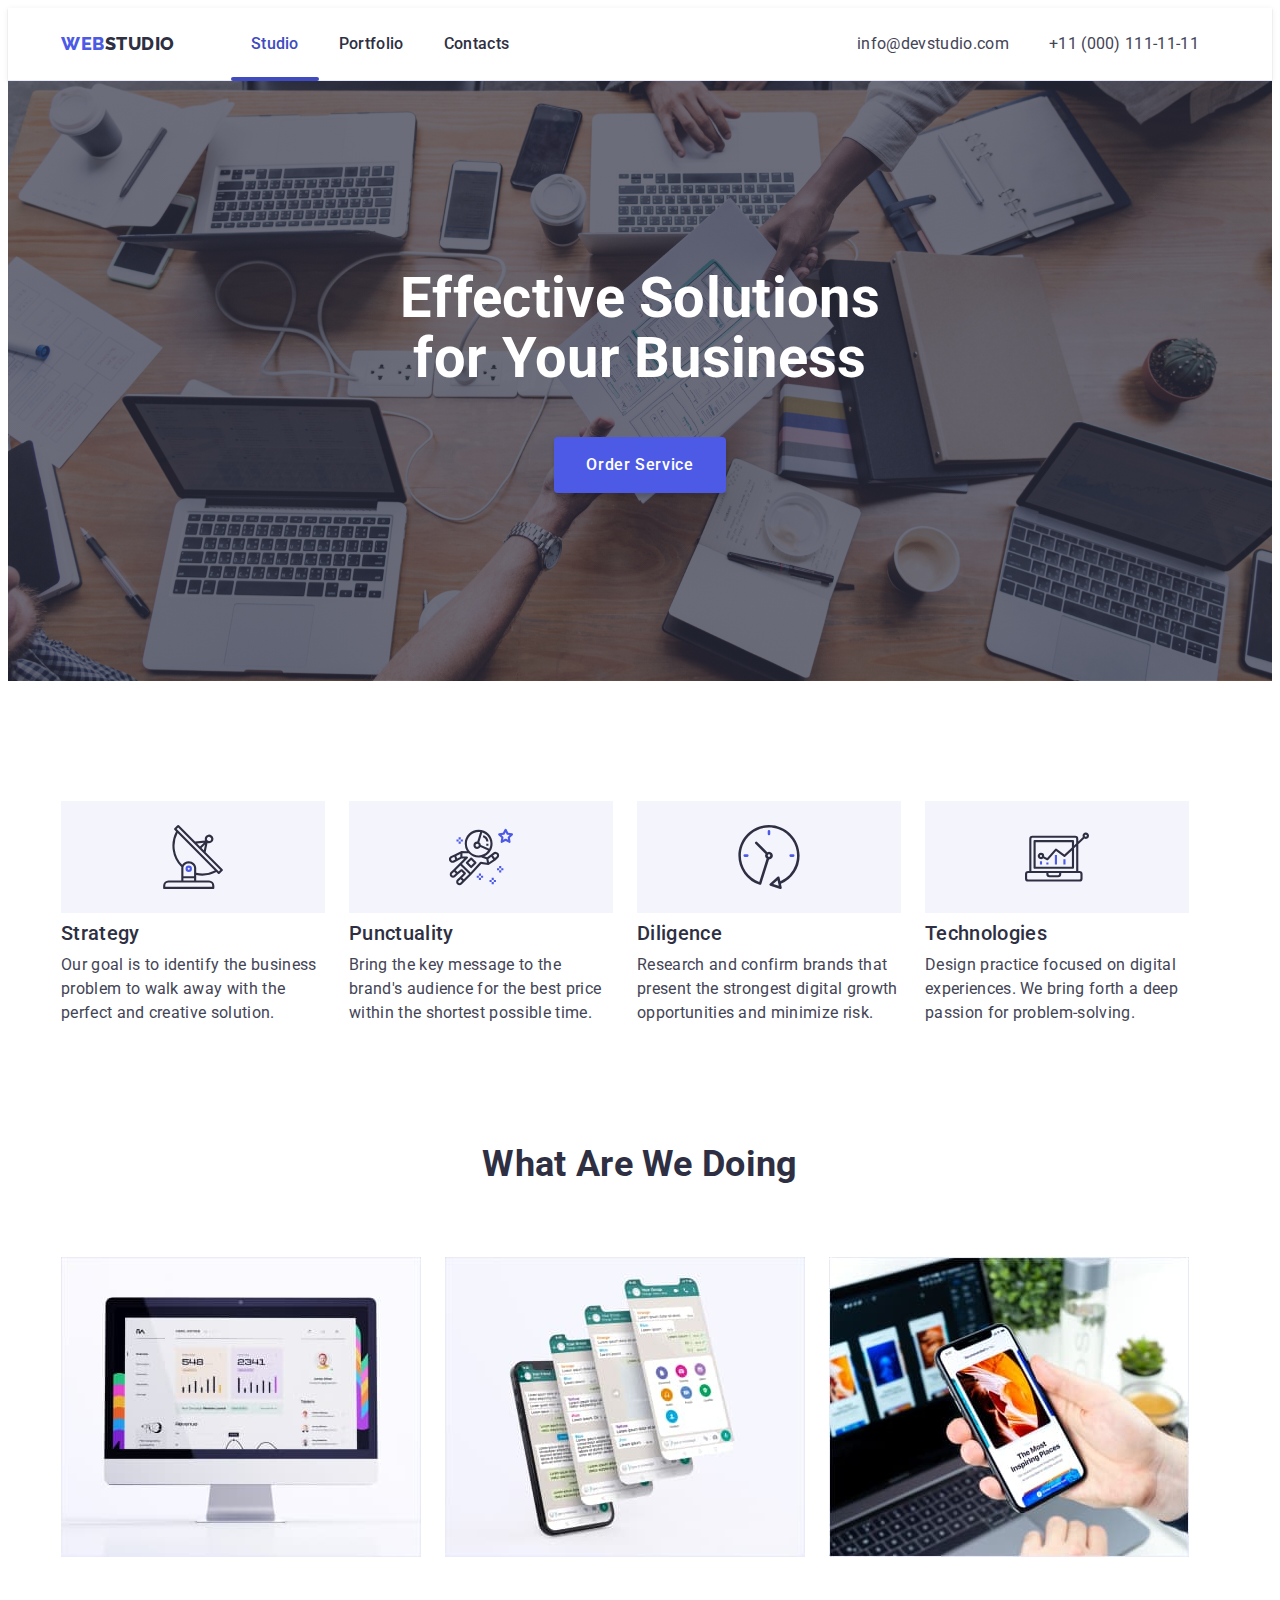
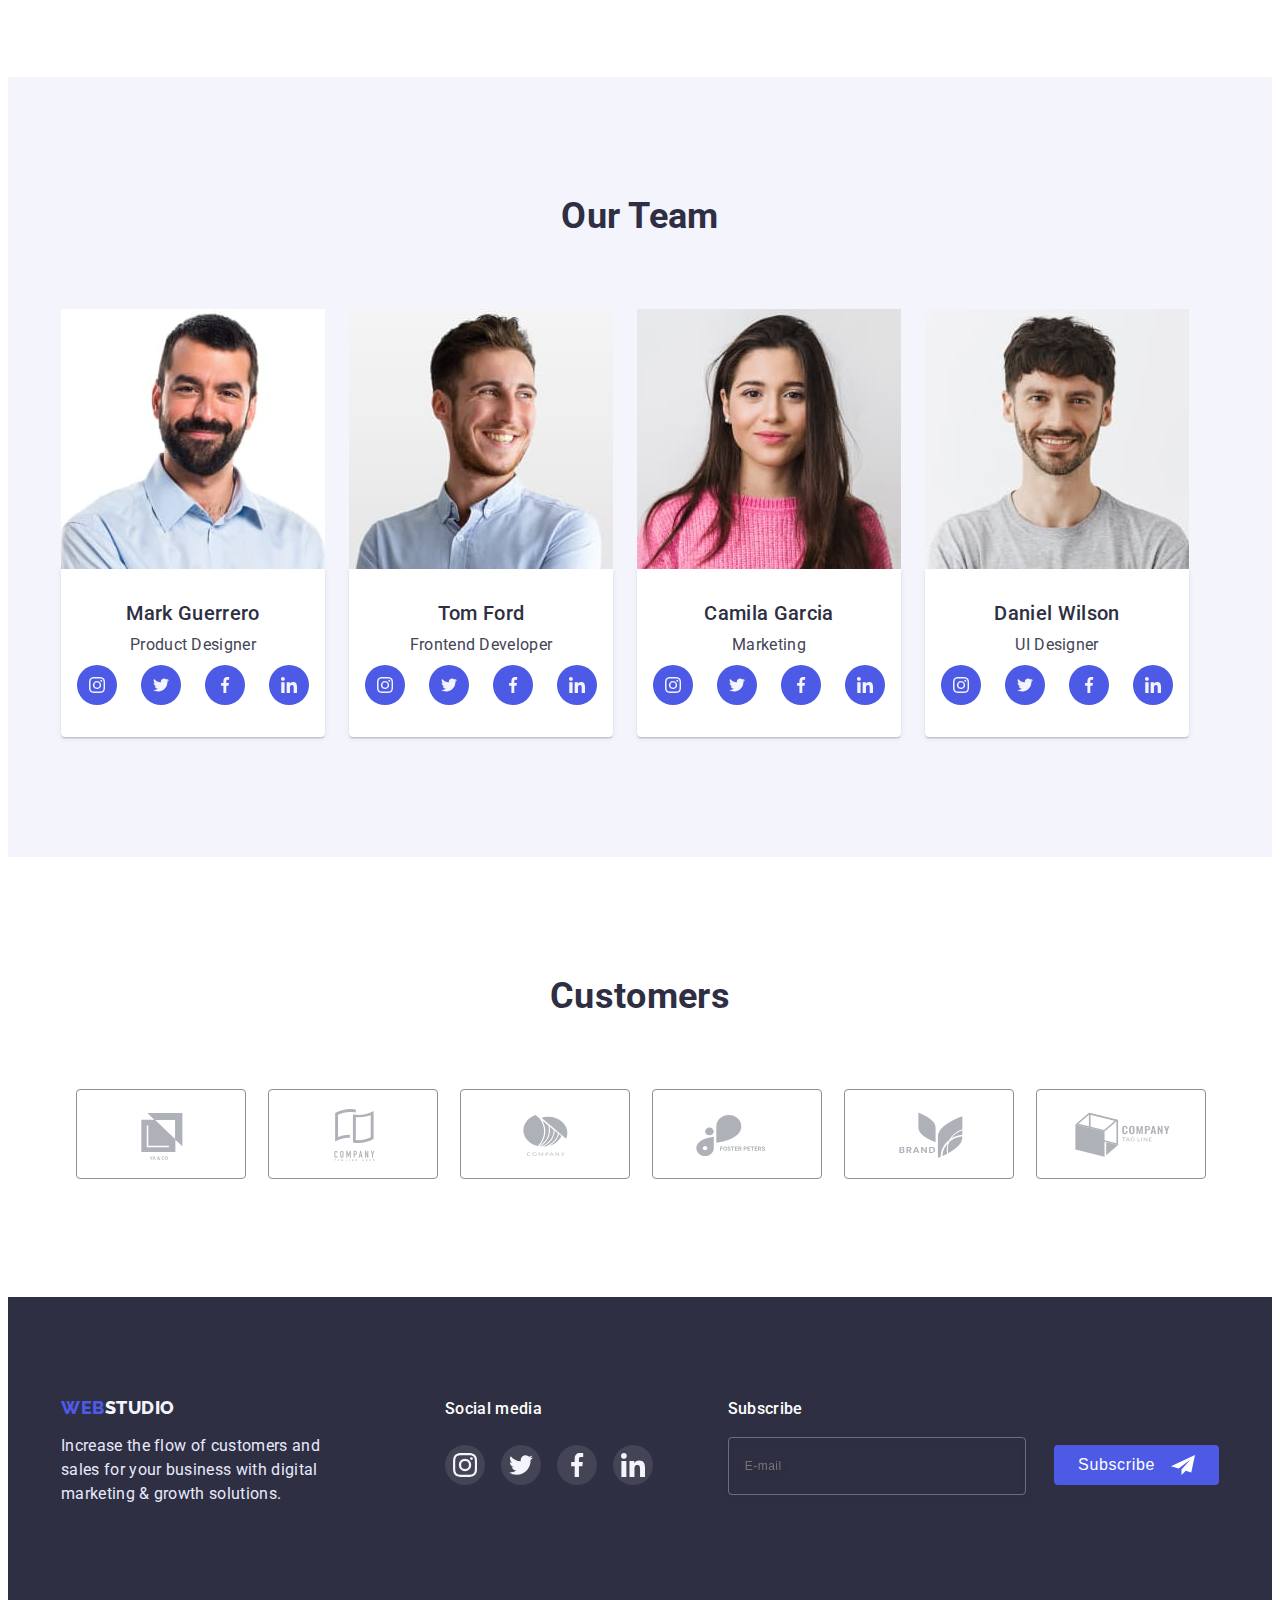
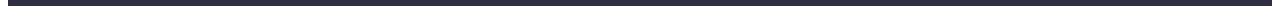
<file: index.html>
<!DOCTYPE html>
<html lang="en">
  <head>
    <meta charset="UTF-8" />
    <meta http-equiv="X-UA-Compatible" content="IE=edge" />
    <meta name="viewport" content="width=device-width, initial-scale=1.0" />
    <title>WebStudio</title>
    <link rel="preconnect" href="https://fonts.googleapis.com" />
    <link rel="preconnect" href="https://fonts.gstatic.com" crossorigin />
    <link href="https://fonts.googleapis.com/css2?family=Raleway:wght@800&family=Roboto:wght@400;500;700;900&display=swap" rel="stylesheet" />
    <link
      rel="stylesheet"
      href="https://cdnjs.cloudflare.com/ajax/libs/modern-normalize/1.1.0/modern-normalize.min.css"
      integrity="sha512-wpPYUAdjBVSE4KJnH1VR1HeZfpl1ub8YT/NKx4PuQ5NmX2tKuGu6U/JRp5y+Y8XG2tV+wKQpNHVUX03MfMFn9Q=="
      crossorigin="anonymous"
      referrerpolicy="no-referrer"
    />
    <link rel="stylesheet" href="./css/styles.css" />
  </head>
  <body>
    <!-- Header -->
    <header class="main-header">
      <div class="container header-container">
        <nav class="main-nav">
          <a class="logo link" href="./index.html"><span class="text-logo">Web</span>Studio</a>
          <ul class="menu list">
            <li><a class="menu-link current" href="">Studio</a></li>
            <li><a class="menu-link" href="./portfolio.html">Portfolio</a></li>
            <li><a class="menu-link" href="">Contacts</a></li>
          </ul>
        </nav>
        <address class="address">
          <ul class="contact-list list">
            <li><a class="contact-item link" href="mailto:info@devstudio.com">info@devstudio.com</a></li>
            <li><a class="contact-item link" href="tel:+110001111111">+11 (000) 111-11-11</a></li>
          </ul>
        </address>
      </div>
    </header>

    <!-- Main content -->
    <main>
      <!-- Hero -->
      <section class="hero">
        <div class="container">
          <h1 class="hero-title">Effective Solutions for Your Business</h1>
          <button class="hero-btn" type="button" data-modal-open>Order Service</button>
        </div>
      </section>

      <!-- Features -->
      <section class="features section">
        <div class="container">
          <h2 class="visually-hidden">Features</h2>
          <ul class="feature-list list">
            <li class="feature-item">
              <div class="features-icon-container">
                <svg class="features-icons" width="64px" height="64px">
                  <use href="./images/sprite.svg#icon-antenna_1"></use>
                </svg>
              </div>

              <h3 class="header-title">Strategy</h3>
              <p class="par-text">Our goal is to identify the business problem to walk away with the perfect and creative solution.</p>
            </li>
            <li class="feature-item">
              <div class="features-icon-container">
                <svg class="features-icons" width="64px" height="64px">
                  <use href="./images/sprite.svg#icon-astronaut_1"></use>
                </svg>
              </div>

              <h3 class="header-title">Punctuality</h3>
              <p class="par-text">Bring the key message to the brand's audience for the best price within the shortest possible time.</p>
            </li>
            <li class="feature-item">
              <div class="features-icon-container">
                <svg class="features-icons" width="64px" height="64px">
                  <use href="./images/sprite.svg#icon-clock_1"></use>
                </svg>
              </div>

              <h3 class="header-title">Diligence</h3>
              <p class="par-text">Research and confirm brands that present the strongest digital growth opportunities and minimize risk.</p>
            </li>
            <li class="feature-item">
              <div class="features-icon-container">
                <svg class="features-icons" width="64px" height="64px">
                  <use href="./images/sprite.svg#icon-diagram_1"></use>
                </svg>
              </div>

              <h3 class="header-title">Technologies</h3>
              <p class="par-text">Design practice focused on digital experiences. We bring forth a deep passion for problem-solving.</p>
            </li>
          </ul>
        </div>
      </section>

      <!-- Examples of work -->
      <section class="works section">
        <div class="container">
          <h2 class="section-title">What are we doing</h2>
          <ul class="work-img-list list">
            <li class="work-item"><img src="./images/work_1.jpg" alt="computer" width="360" height="300" /></li>
            <li class="work-item"><img src="./images/work_2.jpg" alt="mobile software" width="360" height="300" /></li>
            <li class="work-item"><img src="./images/work_3.jpg" alt="smartphone" width="360" height="300" /></li>
          </ul>
        </div>
      </section>

      <!-- Team -->
      <section class="team section">
        <div class="container">
          <h2 class="section-title">Our Team</h2>
          <ul class="team-list list">
            <li class="team-item">
              <img src="./images/employee_1.jpg" alt="employee Mark Guerrero" width="264" height="260" />
              <div class="team-content">
                <h3 class="header-title">Mark Guerrero</h3>
                <p class="par-text">Product Designer</p>
                <ul class="socials-team-list list">
                  <li class="socials-team-item">
                    <a class="socials-team-link" href="">
                      <svg class="socials-team-icon" width="16px" height="16px">
                        <use href="./images/sprite.svg#icon-instagram"></use>
                      </svg>
                    </a>
                  </li>
                  <li class="socials-team-item">
                    <a class="socials-team-link" href="">
                      <svg class="socials-team-icon" width="16px" height="16px">
                        <use href="./images/sprite.svg#icon-twitter"></use>
                      </svg>
                    </a>
                  </li>
                  <li class="socials-team-item">
                    <a class="socials-team-link" href="">
                      <svg class="socials-team-icon" width="16px" height="16px">
                        <use href="./images/sprite.svg#icon-facebook"></use>
                      </svg>
                    </a>
                  </li>
                  <li class="socials-team-item">
                    <a class="socials-team-link" href="">
                      <svg class="socials-team-icon" width="16px" height="16px">
                        <use href="./images/sprite.svg#icon-linkedin"></use>
                      </svg>
                    </a>
                  </li>
                </ul>
              </div>
            </li>
            <li class="team-item">
              <img src="./images/employee_2.jpg" alt="employee Tom Ford" width="264" height="260" />
              <div class="team-content">
                <h3 class="header-title">Tom Ford</h3>
                <p class="par-text">Frontend Developer</p>
                <ul class="socials-team-list list">
                  <li class="socials-team-item">
                    <a class="socials-team-link" href="">
                      <svg class="socials-team-icon" width="16px" height="16px">
                        <use href="./images/sprite.svg#icon-instagram"></use>
                      </svg>
                    </a>
                  </li>
                  <li class="socials-team-item">
                    <a class="socials-team-link" href="">
                      <svg class="socials-team-icon" width="16px" height="16px">
                        <use href="./images/sprite.svg#icon-twitter"></use>
                      </svg>
                    </a>
                  </li>
                  <li class="socials-team-item">
                    <a class="socials-team-link" href="">
                      <svg class="socials-team-icon" width="16px" height="16px">
                        <use href="./images/sprite.svg#icon-facebook"></use>
                      </svg>
                    </a>
                  </li>
                  <li class="socials-team-item">
                    <a class="socials-team-link" href="">
                      <svg class="socials-team-icon" width="16px" height="16px">
                        <use href="./images/sprite.svg#icon-linkedin"></use>
                      </svg>
                    </a>
                  </li>
                </ul>
              </div>
            </li>
            <li class="team-item">
              <img src="./images/employee_3.jpg" alt="employee Camila Garcia" width="264" height="260" />
              <div class="team-content">
                <h3 class="header-title">Camila Garcia</h3>
                <p class="par-text">Marketing</p>
                <ul class="socials-team-list list">
                  <li class="socials-team-item">
                    <a class="socials-team-link" href="">
                      <svg class="socials-team-icon" width="16px" height="16px">
                        <use href="./images/sprite.svg#icon-instagram"></use>
                      </svg>
                    </a>
                  </li>
                  <li class="socials-team-item">
                    <a class="socials-team-link" href="">
                      <svg class="socials-team-icon" width="16px" height="16px">
                        <use href="./images/sprite.svg#icon-twitter"></use>
                      </svg>
                    </a>
                  </li>
                  <li class="socials-team-item">
                    <a class="socials-team-link" href="">
                      <svg class="socials-team-icon" width="16px" height="16px">
                        <use href="./images/sprite.svg#icon-facebook"></use>
                      </svg>
                    </a>
                  </li>
                  <li class="socials-team-item">
                    <a class="socials-team-link" href="">
                      <svg class="socials-team-icon" width="16px" height="16px">
                        <use href="./images/sprite.svg#icon-linkedin"></use>
                      </svg>
                    </a>
                  </li>
                </ul>
              </div>
            </li>
            <li class="team-item">
              <img src="./images/employee_4.jpg" alt="employee Daniel Wilson" width="264" height="260" />
              <div class="team-content">
                <h3 class="header-title">Daniel Wilson</h3>
                <p class="par-text">UI Designer</p>
                <ul class="socials-team-list list">
                  <li class="socials-team-item">
                    <a class="socials-team-link" href="">
                      <svg class="socials-team-icon" width="16px" height="16px">
                        <use href="./images/sprite.svg#icon-instagram"></use>
                      </svg>
                    </a>
                  </li>
                  <li class="socials-team-item">
                    <a class="socials-team-link" href="">
                      <svg class="socials-team-icon" width="16px" height="16px">
                        <use href="./images/sprite.svg#icon-twitter"></use>
                      </svg>
                    </a>
                  </li>
                  <li class="socials-team-item">
                    <a class="socials-team-link" href="">
                      <svg class="socials-team-icon" width="16px" height="16px">
                        <use href="./images/sprite.svg#icon-facebook"></use>
                      </svg>
                    </a>
                  </li>
                  <li class="socials-team-item">
                    <a class="socials-team-link" href="">
                      <svg class="socials-team-icon" width="16px" height="16px">
                        <use href="./images/sprite.svg#icon-linkedin"></use>
                      </svg>
                    </a>
                  </li>
                </ul>
              </div>
            </li>
          </ul>
        </div>
      </section>

      <!-- Customers -->
      <section class="customers section">
        <div class="container">
          <h2 class="section-title">Customers</h2>
          <ul class="client-list list">
            <li class="client-item">
              <a class="client-link" href="">
                <svg class="client-icon" width="104px" height="56px">
                  <use href="./images/sprite.svg#icon-logo_1"></use>
                </svg>
              </a>
            </li>
            <li class="client-item">
              <a class="client-link" href="">
                <svg class="client-icon" width="104px" height="56px">
                  <use href="./images/sprite.svg#icon-logo_2"></use>
                </svg>
              </a>
            </li>
            <li class="client-item">
              <a class="client-link" href="">
                <svg class="client-icon" width="104px" height="56px">
                  <use href="./images/sprite.svg#icon-logo_3"></use>
                </svg>
              </a>
            </li>
            <li class="client-item">
              <a class="client-link" href="">
                <svg class="client-icon" width="104px" height="56px">
                  <use href="./images/sprite.svg#icon-logo_4"></use>
                </svg>
              </a>
            </li>
            <li class="client-item">
              <a class="client-link" href="">
                <svg class="client-icon" width="104px" height="56px">
                  <use href="./images/sprite.svg#icon-logo_5"></use>
                </svg>
              </a>
            </li>
            <li class="client-item">
              <a class="client-link" href="">
                <svg class="client-icon" width="104px" height="56px">
                  <use href="./images/sprite.svg#icon-logo_6"></use>
                </svg>
              </a>
            </li>
          </ul>
        </div>
      </section>
    </main>

    <!-- Footer-->
    <footer class="footer">
      <div class="container footer-container">
        <div class="footer-text-container">
          <a class="logo footer-logo" href="./index.html"><span class="text-logo">Web</span>Studio</a>
          <p class="par-text footer-text">Increase the flow of customers and sales for your business with digital marketing & growth solutions.</p>
        </div>

        <div class="footer-socials-container">
          <h3 class="footer-header">Social media</h3>
          <ul class="socials-team-list socials-footer-list list">
            <li class="socials-team-item">
              <a class="socials-team-link socials-footer-link" href="">
                <svg class="socials-team-icon socials-footer-icon" width="24px" height="24px">
                  <use href="./images/sprite.svg#icon-instagram"></use>
                </svg>
              </a>
            </li>
            <li class="socials-team-item">
              <a class="socials-team-link socials-footer-link" href="">
                <svg class="socials-team-icon socials-footer-icon" width="24px" height="24px">
                  <use href="./images/sprite.svg#icon-twitter"></use>
                </svg>
              </a>
            </li>
            <li class="socials-team-item">
              <a class="socials-team-link socials-footer-link" href="">
                <svg class="socials-team-icon socials-footer-icon" width="24px" height="24px">
                  <use href="./images/sprite.svg#icon-facebook"></use>
                </svg>
              </a>
            </li>
            <li class="socials-team-item">
              <a class="socials-team-link socials-footer-link" href="">
                <svg class="socials-team-icon socials-footer-icon" width="24px" height="24px">
                  <use href="./images/sprite.svg#icon-linkedin"></use>
                </svg>
              </a>
            </li>
          </ul>
        </div>
        <!-- Subscribe form -->
        <div class="form-subscribe">
          <h2 class="footer-header">Subscribe</h2>
          <form class="form-subscribe-email" name="form-subscribe-email" autocomplete="off">
            <input
              class="form-subscribe-input"
              type="email"
              name="email"
              placeholder="E-mail"
              required
              pattern="[a-z0-9._%+-]+@[a-z0-9.-]+.[a-z]{2,4}"
              title="google@gmail.com"
            />
            <button class="form-subscribe-button" type="submit">
              Subscribe
              <svg class="form-subscribe-icon" width="24px" height="24px">
                <use href="./images/sprite.svg#icon-plane"></use>
              </svg>
            </button>
          </form>
        </div>
      </div>
    </footer>

    <!-- Modal -->
    <div class="backdrop is-hidden" data-modal>
      <div class="modal">
        <button type="button" class="modal-close" data-modal-close>
          <svg class="modal-icon" width="8px" height="8px">
            <use href="./images/sprite.svg#icon-close"></use>
          </svg>
        </button>

        <!-- Form -->
        <form class="form" autocomplete="off" name="form">
          <h2 class="form-heading">Leave your contacts and we will call you back</h2>

          <label class="form-label">
            <span class="form-desc-name">Name</span>
            <span class="form-field">
              <input type="text" class="form-input" name="input-name" required pattern="^[a-zA-Zа-яА-Я]+$" title="Andriy Shevchenko" />
              <svg class="form-icon" width="18px" height="18px">
                <use href="./images/sprite.svg#icon-person"></use>
              </svg>
            </span>
          </label>

          <label class="form-label">
            <span class="form-desc-name">Phone</span>
            <span class="form-field">
              <input type="tel" class="form-input" name="input-number" required pattern="\+[0-9]{3}-[0-9]{2}-[0-9]{2}" title="xxx-xxx-xx-xx" />
              <svg class="form-icon" width="18px" height="24px">
                <use href="./images/sprite.svg#icon-phone"></use>
              </svg>
            </span>
          </label>

          <label class="form-label">
            <span class="form-desc-name">Email</span>
            <span class="form-field">
              <input
                type="email"
                class="form-input"
                name="input-email"
                required
                pattern="[a-z0-9._%+-]+@[a-z0-9.-]+.[a-z]{2,4}"
                title="google@gmail.com"
              />
              <svg class="form-icon" width="18px" height="24px">
                <use href="./images/sprite.svg#icon-email"></use>
              </svg>
            </span>
          </label>

          <label class="form-textarea">
            <span class="form-desc-name">Comment</span>
            <textarea name="form-message" id="form-message" class="form-message" placeholder="Text input"></textarea>
          </label>

          <div class="form-checkbox">
            <input class="checkbox-input visually-hidden" id="checkbox-input" type="checkbox" />
            <span class="checkbox-container">
              <svg class="checkbox-icon" width="10" height="8">
                <use href="./images/sprite.svg#icon-checkmark"></use>
              </svg>
            </span>
            <label class="checkbox-label" for="checkbox-input"
              >I accept the terms and conditions of the <a class="checkbox-link" href="">Privacy Policy</a></label
            >
          </div>

          <div class="form-btn-container">
            <button type="submit" class="form-btn">Send</button>
          </div>
        </form>
      </div>
    </div>
    <script src="./js/modal.js"></script>
  </body>
</html>
</file>
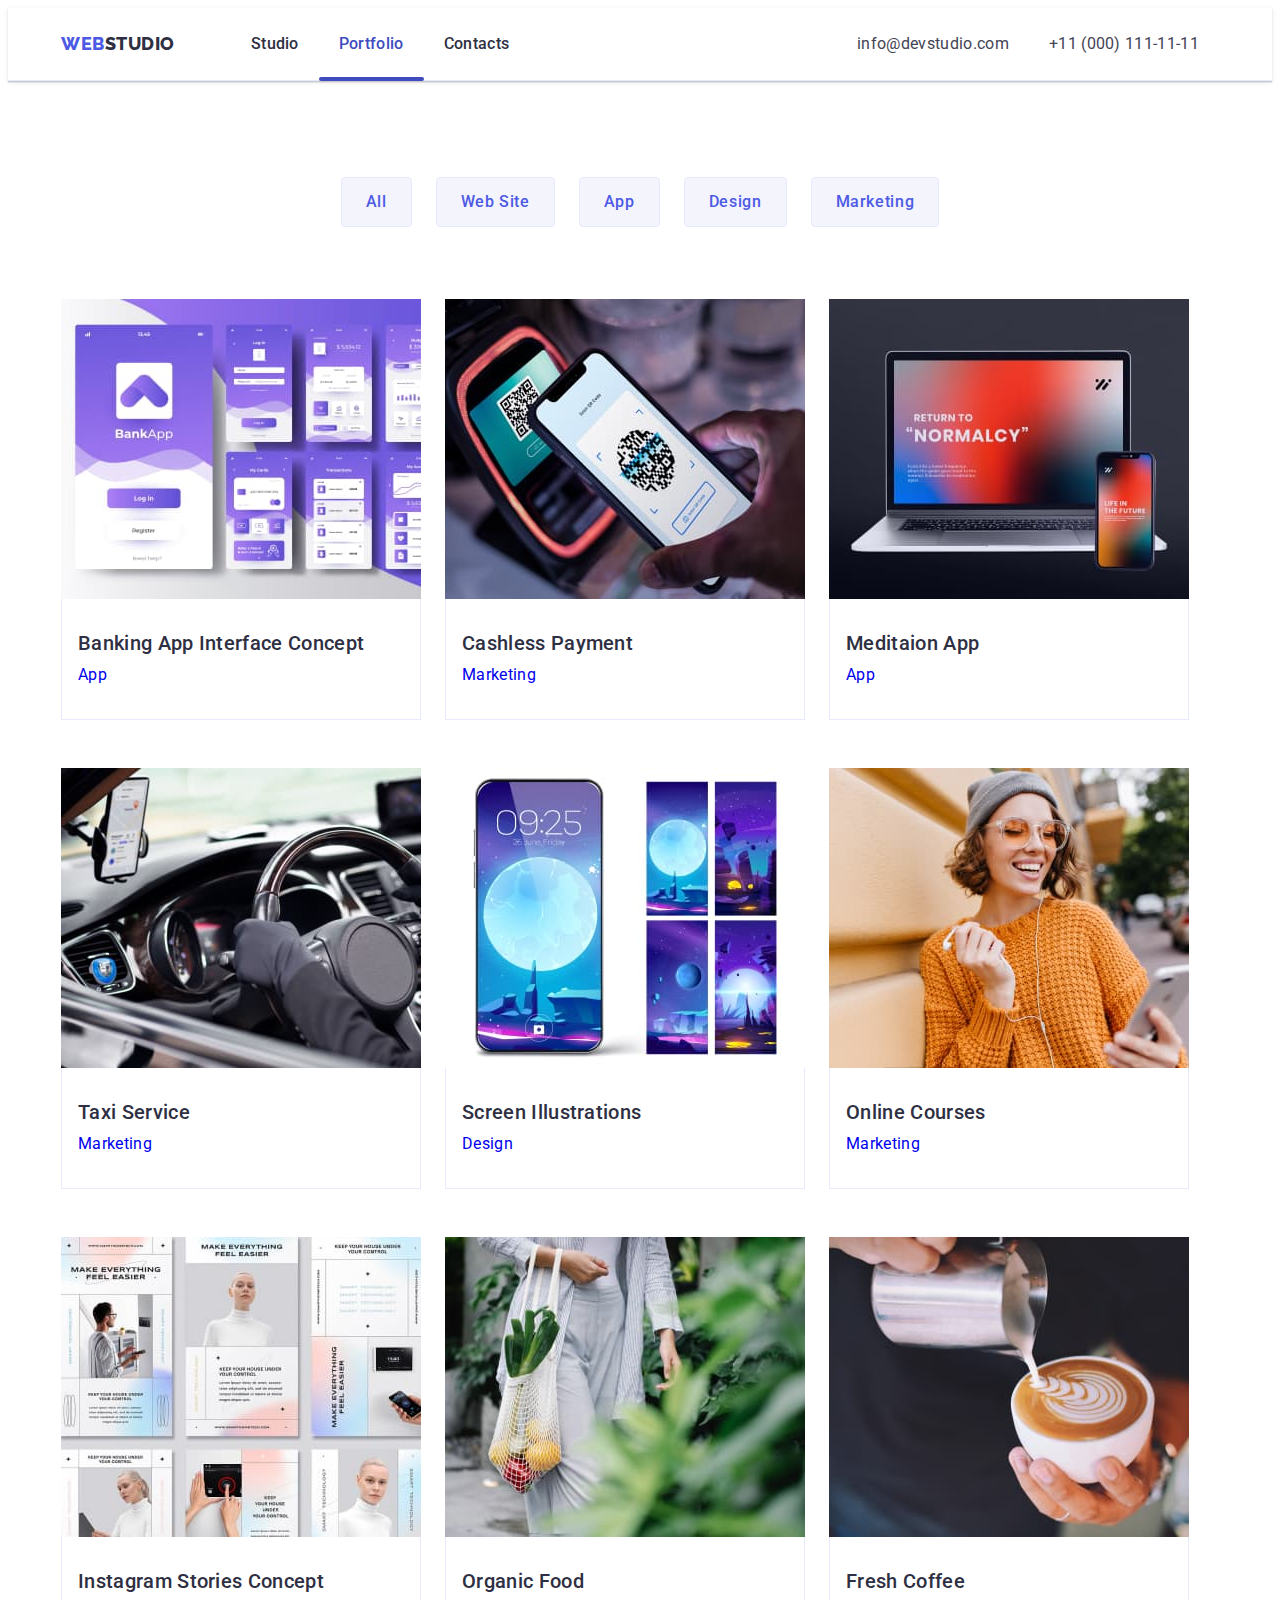
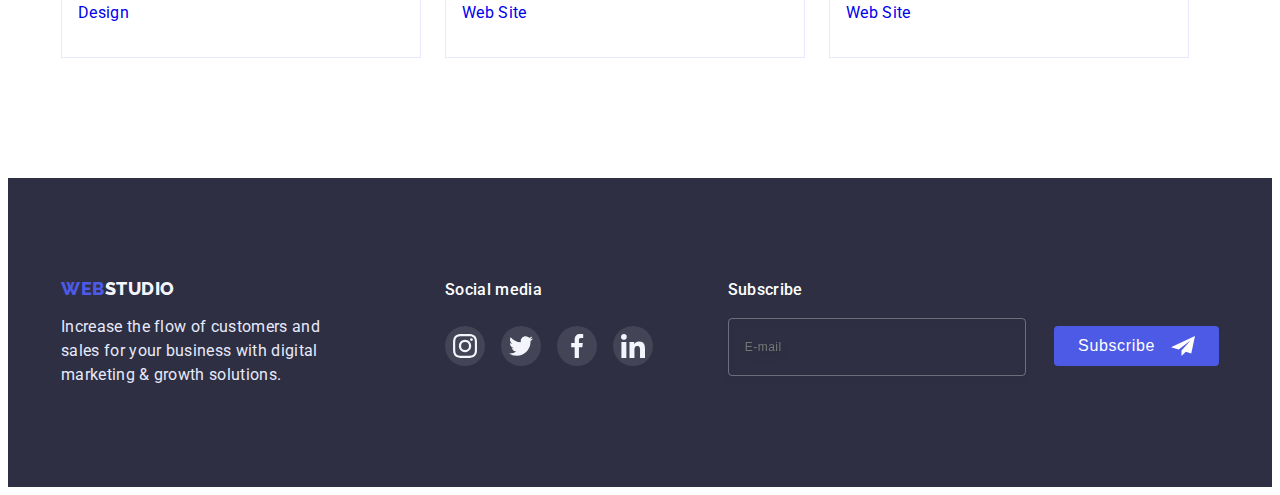
<file: portfolio.html>
<!DOCTYPE html>
<html lang="en">
  <head>
    <meta charset="UTF-8" />
    <meta http-equiv="X-UA-Compatible" content="IE=edge" />
    <meta name="viewport" content="width=device-width, initial-scale=1.0" />
    <title>WebStudio</title>
    <link rel="preconnect" href="https://fonts.googleapis.com" />
    <link rel="preconnect" href="https://fonts.gstatic.com" crossorigin />
    <link href="https://fonts.googleapis.com/css2?family=Raleway:wght@800&family=Roboto:wght@400;500;700&display=swap" rel="stylesheet" />
    <link
      rel="stylesheet"
      href="https://cdnjs.cloudflare.com/ajax/libs/modern-normalize/1.1.0/modern-normalize.min.css"
      integrity="sha512-wpPYUAdjBVSE4KJnH1VR1HeZfpl1ub8YT/NKx4PuQ5NmX2tKuGu6U/JRp5y+Y8XG2tV+wKQpNHVUX03MfMFn9Q=="
      crossorigin="anonymous"
      referrerpolicy="no-referrer"
    />
    <link rel="stylesheet" href="./css/styles.css" />
  </head>
  <body>
    <!-- Header -->
    <header class="main-header">
      <div class="container header-container">
        <nav class="main-nav">
          <a class="logo link" href="./index.html"><span class="text-logo">Web</span>Studio</a>
          <ul class="menu list">
            <li><a class="menu-link" href="./index.html">Studio</a></li>
            <li><a class="menu-link current" href="">Portfolio</a></li>
            <li><a class="menu-link" href="">Contacts</a></li>
          </ul>
        </nav>
        <address class="address">
          <ul class="contact-list list">
            <li><a class="contact-item link" href="mailto:info@devstudio.com">info@devstudio.com</a></li>
            <li><a class="contact-item link" href="tel:+110001111111">+11 (000) 111-11-11</a></li>
          </ul>
        </address>
      </div>
    </header>

    <!-- Main content -->
    <main>
      <!-- Portfolio -->
      <section class="portfolio">
        <div class="container">
          <h1 class="visually-hidden" class="port-title">Portfolio</h1>
          <ul class="port-buttons list">
            <li><button class="port-btn" type="button">All</button></li>
            <li><button class="port-btn" type="button">Web Site</button></li>
            <li><button class="port-btn" type="button">App</button></li>
            <li><button class="port-btn" type="button">Design</button></li>
            <li><button class="port-btn" type="button">Marketing</button></li>
          </ul>
          <ul class="port-images list">
            <li class="port-item">
              <a class="port-link link" href="./portfolio.html">
                <div class="port-over">
                  <img src="./images/port_1.jpg" alt="design windows" width="360" height="300" />
                  <div class="port-description">
                    <p class="par-text">
                      14 Stylish and User-Friendly App Design Concepts · Task Manager App · Calorie Tracker App · Exotic Fruit Ecommerce App · Cloud
                      Storage App
                    </p>
                  </div>
                </div>
                <div class="port-content">
                  <h2 class="header-title">Banking App Interface Concept</h2>
                  <p class="par-text">App</p>
                </div>
              </a>
            </li>
            <li class="port-item">
              <a class="port-link link" href="./portfolio.html">
                <div class="port-over">
                  <img src="./images/port_2.jpg" alt="smartphone with code scanner" width="360" height="300" />
                  <div class="port-description">
                    <p class="par-text">
                      14 Stylish and User-Friendly App Design Concepts · Task Manager App · Calorie Tracker App · Exotic Fruit Ecommerce App · Cloud
                      Storage App
                    </p>
                  </div>
                </div>
                <div class="port-content">
                  <h2 class="header-title">Cashless Payment</h2>
                  <p class="par-text">Marketing</p>
                </div>
              </a>
            </li>
            <li class="port-item">
              <a class="port-link link" href="./portfolio.html">
                <div class="port-over">
                  <img src="./images/port_3.jpg" alt="laptop and smartphone" width="360" height="300" />
                  <div class="port-description">
                    <p class="par-text">
                      14 Stylish and User-Friendly App Design Concepts · Task Manager App · Calorie Tracker App · Exotic Fruit Ecommerce App · Cloud
                      Storage App
                    </p>
                  </div>
                </div>
                <div class="port-content">
                  <h2 class="header-title">Meditaion App</h2>
                  <p class="par-text">App</p>
                </div>
              </a>
            </li>
            <li class="port-item">
              <a class="port-link link" href="./portfolio.html">
                <div class="port-over">
                  <img src="./images/port_4.jpg" alt="in the car" width="360" height="300" />
                  <div class="port-description">
                    <p class="par-text">
                      14 Stylish and User-Friendly App Design Concepts · Task Manager App · Calorie Tracker App · Exotic Fruit Ecommerce App · Cloud
                      Storage App
                    </p>
                  </div>
                </div>
                <div class="port-content">
                  <h2 class="header-title">Taxi Service</h2>
                  <p class="par-text">Marketing</p>
                </div>
              </a>
            </li>
            <li class="port-item">
              <a class="port-link link" href="./portfolio.html">
                <div class="port-over">
                  <img src="./images/port_5.jpg" alt="smartphone with purple pictures" width="360" height="300" />
                  <div class="port-description">
                    <p class="par-text">
                      14 Stylish and User-Friendly App Design Concepts · Task Manager App · Calorie Tracker App · Exotic Fruit Ecommerce App · Cloud
                      Storage App
                    </p>
                  </div>
                </div>
                <div class="port-content">
                  <h2 class="header-title">Screen Illustrations</h2>
                  <p class="par-text">Design</p>
                </div>
              </a>
            </li>
            <li class="port-item">
              <a class="port-link link" href="./portfolio.html">
                <div class="port-over">
                  <img src="./images/port_6.jpg" alt="the girl with the orange blouse" width="360" height="300" />
                  <div class="port-description">
                    <p class="par-text">
                      14 Stylish and User-Friendly App Design Concepts · Task Manager App · Calorie Tracker App · Exotic Fruit Ecommerce App · Cloud
                      Storage App
                    </p>
                  </div>
                </div>
                <div class="port-content">
                  <h2 class="header-title">Online Courses</h2>
                  <p class="par-text">Marketing</p>
                </div>
              </a>
            </li>
            <li class="port-item">
              <a class="port-link link" href="./portfolio.html">
                <div class="port-over">
                  <img src="./images/port_7.jpg" alt="telephone pages" width="360" height="300" />
                  <div class="port-description">
                    <p class="par-text">
                      14 Stylish and User-Friendly App Design Concepts · Task Manager App · Calorie Tracker App · Exotic Fruit Ecommerce App · Cloud
                      Storage App
                    </p>
                  </div>
                </div>
                <div class="port-content">
                  <h2 class="header-title">Instagram Stories Concept</h2>
                  <p class="par-text">Design</p>
                </div>
              </a>
            </li>
            <li class="port-item">
              <a class="port-link link" href="./portfolio.html">
                <div class="port-over">
                  <img src="./images/port_8.jpg" alt="woman with a bag" width="360" height="300" />
                  <div class="port-description">
                    <p class="par-text">
                      14 Stylish and User-Friendly App Design Concepts · Task Manager App · Calorie Tracker App · Exotic Fruit Ecommerce App · Cloud
                      Storage App
                    </p>
                  </div>
                </div>
                <div class="port-content">
                  <h2 class="header-title">Organic Food</h2>
                  <p class="par-text">Web Site</p>
                </div>
              </a>
            </li>
            <li class="port-item">
              <a class="port-link link" href="./portfolio.html">
                <div class="port-over">
                  <img src="./images/port_9.jpg" alt="coffee preparation" width="360" height="300" />
                  <div class="port-description">
                    <p class="par-text">
                      14 Stylish and User-Friendly App Design Concepts · Task Manager App · Calorie Tracker App · Exotic Fruit Ecommerce App · Cloud
                      Storage App
                    </p>
                  </div>
                </div>
                <div class="port-content">
                  <h2 class="header-title">Fresh Coffee</h2>
                  <p class="par-text">Web Site</p>
                </div>
              </a>
            </li>
          </ul>
        </div>
      </section>
    </main>

    <!-- Footer-->
    <footer class="footer">
      <div class="container footer-container">
        <div class="footer-text-container">
          <a class="logo footer-logo" href="./index.html"><span class="text-logo">Web</span>Studio</a>
          <p class="par-text footer-text">Increase the flow of customers and sales for your business with digital marketing & growth solutions.</p>
        </div>

        <div class="footer-socials-container">
          <h3 class="footer-header">Social media</h3>
          <ul class="socials-team-list socials-footer-list list">
            <li class="socials-team-item">
              <a class="socials-team-link socials-footer-link" href="">
                <svg class="socials-team-icon socials-footer-icon" width="24px" height="24px">
                  <use href="./images/sprite.svg#icon-instagram"></use>
                </svg>
              </a>
            </li>
            <li class="socials-team-item">
              <a class="socials-team-link socials-footer-link" href="">
                <svg class="socials-team-icon socials-footer-icon" width="24px" height="24px">
                  <use href="./images/sprite.svg#icon-twitter"></use>
                </svg>
              </a>
            </li>
            <li class="socials-team-item">
              <a class="socials-team-link socials-footer-link" href="">
                <svg class="socials-team-icon socials-footer-icon" width="24px" height="24px">
                  <use href="./images/sprite.svg#icon-facebook"></use>
                </svg>
              </a>
            </li>
            <li class="socials-team-item">
              <a class="socials-team-link socials-footer-link" href="">
                <svg class="socials-team-icon socials-footer-icon" width="24px" height="24px">
                  <use href="./images/sprite.svg#icon-linkedin"></use>
                </svg>
              </a>
            </li>
          </ul>
        </div>
        <!-- Subscribe form -->
        <div class="form-subscribe">
          <h2 class="footer-header">Subscribe</h2>
          <form class="form-subscribe-email" name="form-subscribe-email" autocomplete="off">
            <input
              class="form-subscribe-input"
              type="email"
              name="email"
              placeholder="E-mail"
              required
              pattern="[a-z0-9._%+-]+@[a-z0-9.-]+.[a-z]{2,4}"
              title="google@gmail.com"
            />
            <button class="form-subscribe-button" type="submit">
              Subscribe
              <svg class="form-subscribe-icon" width="24px" height="24px">
                <use href="./images/sprite.svg#icon-plane"></use>
              </svg>
            </button>
          </form>
        </div>
      </div>
    </footer>
  </body>
</html>
</file>
<file: css/styles.css>
:root {
    --primary-text-color: #434455;
    --title-text-color: #2E2F42;
    --accent-color: #4D5AE5;
    --ocean-color: #404BBF;
    --white-color: #FFF;
    --cloud-color: #F4F4FD;
    --cornflower-color: #E7E9FC;
    --platinum-color: #E5E5E5;
    --buffed-plum-color: #AFB1B8;
    --green-footer-color: #31D0AA;
    --light-slate-color: #8E8F99;
    --transition: 250ms cubic-bezier(0.4, 0, 0.2, 1);
    --background-modal-color: #FCFCFC;
    --shadow-color: rgba(0, 0, 0, 0.15);
}


body {
    font-family: 'Roboto', sans-serif;
    letter-spacing: 0.02em;
    color: var(--primary-text-color);
}

h1,
h2,
h3,
h4,
p {
    margin-top: 0;
    margin-bottom: 0;
}

ul {
    margin-top: 0;
    margin-bottom: 0;
    padding-left: 0;

}

img {
    display: block;
    max-width: 100%;
    height: auto;
}

.container {
    width: 100%;
    max-width: 1158px;
    padding: 0 15px;
    margin: 0 auto;
}

.list {
    list-style: none;
}

.link {
    text-decoration: none;
}

.header-title {
    margin-bottom: 8px;
    font-weight: 500;
    font-size: 20px;
    line-height: 1.2;
    color: var(--title-text-color);
}

.par-text {
    font-size: 16px;
    line-height: 1.5;
}

.section {
    padding: 120px 0;
}

.section-title {
    margin-bottom: 72px;
    font-size: 36px;
    line-height: 1.11;
    text-align: center;
    text-transform: capitalize;
    color: var(--title-text-color);
}

.visually-hidden {
    position: absolute;
    width: 1px;
    height: 1px;
    margin: -1px;
    border: 0;
    padding: 0;
    white-space: nowrap;
    clip-path: inset(100%);
    clip: rect(0 0 0 0);
    overflow: hidden;
}



/* _________________Header_________________ */

.main-header {
    border-bottom: 1px solid var(--cornflower-color);
    box-shadow: 0px 2px 1px rgba(46, 47, 66, 0.08), 0px 1px 1px rgba(46, 47, 66, 0.16), 0px 1px 6px rgba(46, 47, 66, 0.08);

}

.logo {
    font-family: 'Raleway', sans-serif;
    font-weight: 800;
    font-size: 18px;
    line-height: 1.33;
    letter-spacing: 0.03em;
    text-transform: uppercase;
    color: var(--title-text-color)
}

.text-logo {
    color: var(--accent-color);
}

.header-container {
    display: flex;
    padding: 24px 0;
    align-items: center;
}

.main-nav {
    display: flex;
    align-items: center;
    flex-grow: 1;
    gap: 56px;
}

.menu {
    display: flex;
    align-items: center;

}

.menu-link {
    position: relative;
    padding: 24px 20px 28px 20px;
    font-weight: 500;
    font-size: 16px;
    line-height: 1.5;
    text-decoration: none;
    color: var(--title-text-color);
    transition: color var(--transition);
}

.menu-link:hover,
.menu-link:focus {
    color: var(--ocean-color);
}

.contact-list {
    display: flex;
    align-items: center;
}

.contact-item {
    padding: 20px;
    font-size: 16px;
    line-height: 1.5;
    color: inherit;
    font-style: normal;
    transition: color var(--transition);
}

.contact-item:hover,
.contact-item:focus,
.contact-item:hover,
.contact-item:focus {
    color: var(--ocean-color);

}

.menu .menu-link.current {
    color: var(--ocean-color);
}

.menu .menu-link.current::after {
    position: absolute;
    content: "";
    width: 100%;
    height: 4px;
    left: 0;
    bottom: 0;
    background-color: var(--ocean-color);
    border-radius: 2px;
}



/* _________________Hero_________________ */

.hero {
    max-width: 1440px;
    margin: 0 auto;
    padding: 188px 0;
    background-image: linear-gradient(0deg, rgba(46, 47, 66, 0.7), rgba(46, 47, 66, 0.7)), url("../images/people-office_1.jpg");
    background-repeat: no-repeat;
    background-position: center;
    background-color: var(--title-text-color);
    background-size: cover;
    text-align: center;
}

.hero-title {
    max-width: 496px;
    margin: 0 auto 48px;
    font-size: 56px;
    line-height: 1.07;
    color: var(--white-color);
}

.hero-btn {
    display: inline-block;
    min-width: 170px;
    padding: 16px 32px;
    font-family: inherit;
    cursor: pointer;
    font-weight: 500;
    font-size: 16px;
    line-height: 1.5;
    letter-spacing: 0.04em;
    border-radius: 4px;
    border: none;
    box-shadow: 0px 4px 4px var(--shadow-color);
    background: var(--accent-color);
    color: var(--white-color);
    transition: color var(--transition), background-color var(--transition);
}

.hero-btn:hover,
.hero-btn:focus {
    background: var(--ocean-color);
}



/* _________________Features_________________ */

.features {
    padding-bottom: 0;
}

.feature-list {
    display: flex;
    gap: 24px;
    flex-wrap: wrap;
}

.feature-item {
    flex-basis: 264px;
}

.features-icon-container {
    display: flex;
    justify-content: center;
    align-items: center;
    height: 112px;
    width: 264;
    gap: 24px;
    margin-bottom: 8px;
    background: var(--cloud-color);
}


/* _________________Examples of work_________________ */

.work-img-list {
    display: flex;
    gap: 24px;
    flex-wrap: wrap;
}

.work-item {
    flex-basis: calc(100% - 48px) / 3;
}



/* _________________Team_________________ */

.team {
    background: var(--cloud-color);
}

.team-list {
    display: flex;
    gap: 24px;
    flex-wrap: wrap;
}

.team-item {
    flex-basis: calc(100% - 72px) / 4;
}

.team-content {
    padding: 32px 0;
    text-align: center;
    background: var(--white-color);
    box-shadow: 0px 1px 6px rgba(46, 47, 66, 0.08), 0px 1px 1px rgba(46, 47, 66, 0.16), 0px 2px 1px rgba(46, 47, 66, 0.08);
    border-radius: 0px 0px 4px 4px;
}

.socials-team-list {
    display: flex;
    gap: 24px;
    justify-content: center;
    padding-top: 8px;
}

.socials-team-item {
    width: 40px;
    height: 40px;
}

.socials-team-link {
    display: flex;
    justify-content: center;
    align-items: center;
    width: 100%;
    height: 100%;
    border-radius: 50%;
    background-color: var(--accent-color);
    transition: background-color var(--transition);
}

.socials-team-link:hover,
.socials-team-link:focus {
    background-color: var(--ocean-color);
}

.socials-team-icon {
    fill: var(--cloud-color);
}



/* _________________Customers_________________ */

.client-list {
    display: flex;
    gap: 24px;
    justify-content: center;
}


.client-item {
    width: 168px;
    height: 88px;
}

.client-link {
    display: flex;
    justify-content: center;
    align-items: center;
    width: 100%;
    height: 100%;
    border: 1px solid var(--light-slate-color);
    border-radius: 4px;
    transition: border-color var(--transition);
}

.client-link:hover,
.client-link:focus {
    border: 1px solid var(--ocean-color);
}

.client-icon {
    fill: var(--buffed-plum-color);
    transition: fill var(--transition);
}

.client-link:hover .client-icon,
.client-link:focus .client-icon {
    fill: var(--ocean-color);
}



/* _________________Portfolio_________________ */

.portfolio {
    padding-top: 96px;
    padding-bottom: 120px;
}

.port-buttons {
    display: flex;
    margin-bottom: 72px;
    justify-content: center;
    gap: 24px;
}

.port-btn {
    display: inline-block;
    min-width: 69px;
    padding: 12px 24px;
    text-align: center;
    font-family: inherit;
    cursor: pointer;
    font-weight: 500;
    font-size: 16px;
    line-height: 1.5;
    letter-spacing: 0.04em;
    border-radius: 4px;
    border: 1px solid var(--cornflower-color);
    background: var(--cloud-color);
    color: var(--accent-color);
    transition: color var(--transition),
        background-color var(--transition),
        box-shadow var(--transition);
}

.port-btn:hover,
.port-btn:focus {
    border: 1px solid var(--ocean-color);
    box-shadow: 0px 3px 1px rgba(0, 0, 0, 0.1), 0px 2px 1px rgba(0, 0, 0, 0.08), 0px 2px 2px rgba(0, 0, 0, 0.12);
    background: var(--ocean-color);
    color: var(--white-color);
}

.port-images {
    display: flex;
    column-gap: 24px;
    row-gap: 48px;
    flex-wrap: wrap;
}

.port-item {
    flex-basis: calc(100% - 48px) / 3;
}

.port-link {
    display: block;
    transition: box-shadow var(--transition);
}

.port-link:hover,
.port-link:focus {
    box-shadow: 0px 1px 6px rgba(46, 47, 66, 0.08), 0px 1px 1px rgba(46, 47, 66, 0.16), 0px 2px 1px rgba(46, 47, 66, 0.08);
}

.port-over {
    position: relative;
    overflow: hidden;
}

.port-description {
    position: absolute;
    top: 0;
    left: 0;
    width: 100%;
    height: 100%;
    padding: 40px 32px;
    transform: translateY(100%);
    color: var(--cloud-color);
    background-color: var(--accent-color);
    transition: transform var(--transition);
}

.port-link:hover .port-description,
.port-link:focus .port-description {
    transform: translateY(0);
}

.port-content {
    padding: 32px 0 32px 16px;
    text-align: left;
    border: 1px solid var(--cornflower-color);
    border-top: 0;
}



/* _________________Footer_________________ */

.footer {
    background: var(--title-text-color);
    padding: 100px 0;
}

.footer-container {
    display: flex;
}

.footer-text-container {
    margin-right: 120px;
}

.footer-logo {
    line-height: 1.17;
    text-decoration: none;
    color: var(--cloud-color);
}

.footer-text {
    margin-top: 16px;
    width: 264px;
    color: var(--cornflower-color);
}

.footer-socials-container {
    margin-right: auto;
}

.footer-header {
    font-weight: 500;
    font-size: 16px;
    line-height: 1.5;
    margin-bottom: 16px;
    color: var(--white-color);
}

.socials-foter-icon {
    fill: var(--cloud-color)
}

.socials-footer-list {
    gap: 16px;
}

.socials-footer-link {
    background-color: rgba(255, 255, 255, 0.1);
    transition: background-color var(--transition);
}

.socials-footer-link:hover,
.socials-footer-link:focus {
    background-color: var(--green-footer-color);
}


.form-subscribe-input {
    margin-right: 24px;
    width: 264px;
    height: 40px;
    padding: 8px 16px;
    border-radius: 4px;
    font-size: 12px;
    line-height: 2;
    letter-spacing: 0.04em;
    color: rgba(255, 255, 255, 0.6);
    background-color: transparent;
    border: 1px solid rgba(255, 255, 255, 0.3);
    filter: drop-shadow(0px 4px 4px var(--shadow-color));
    transition: border-color var(--transition) color var(--transition);
}


.form-subscribe-input:focus {
    outline: none;
    border-color: var(--white-color);
}

.form-subscribe-input:focus::placeholder {
    color: var(--white-color);
}

.form-subscribe-button {
    display: inline-flex;
    align-items: center;
    justify-content: center;
    padding: 8px 24px;
    gap: 16px;
    font-size: 16px;
    line-height: 1.5;
    font-weight: 500;
    letter-spacing: 0.04em;
    cursor: pointer;
    color: var(--white-color);
    background-color: var(--accent-color);
    border: none;
    border-radius: 4px;
    transition: background-color var(--transition);
}

.form-subscribe-button:hover,
.form-subscribe-button:focus {
    background-color: var(--green-footer-color);
}

.form-subscribe-icon {
    width: 24px;
    height: 24px;
    fill: currentColor;
}



/* _________________Modal_________________ */

.backdrop {
    position: fixed;
    top: 0;
    left: 0;
    width: 100%;
    height: 100%;
    z-index: 100;
    display: flex;
    align-items: center;
    justify-content: center;
    background-color: rgba(46, 47, 66, 0.4);
    transition: opacity var(--transition), visibility var(--transition);
}

.backdrop.is-hidden {
    opacity: 0;
    visibility: hidden;
    pointer-events: none;
}

.modal {
    position: relative;
    overflow: auto;
    max-width: 408px;
    max-height: 586px;
    padding: 71px 24px 24px 24px;
    width: 100%;
    height: 100%;
    transform: scale(1);
    background-color: var(--background-modal-color);
    box-shadow: 0px 1px 1px rgba(0, 0, 0, 0.14),
        0px 1px 3px rgba(0, 0, 0, 0.12),
        0px 2px 1px rgba(0, 0, 0, 0.2);
    border-radius: 4px;
    transition: transform var(--transition);
}

.backdrop.is-hidden .modal {
    transform: scale(0);
}

.modal-close {
    position: absolute;
    top: 24px;
    right: 24px;
    display: flex;
    align-items: center;
    justify-content: center;
    width: 24px;
    height: 24px;
    cursor: pointer;
    padding: 0;
    background-color: var(--cornflower-color);
    border: 1px solid rgba(0, 0, 0, 0.1);
    border-radius: 50%;
    transition: background-color var(--transition);
}

.modal-close:hover,
.modal-close:focus {
    background-color: var(--ocean-color);
}


.modal-icon {
    transition: fill var(--transition);
}

.modal-close:hover .modal-icon,
.modal-close:hover .modal-icon {
    fill: var(--white-color);
}



/* _________________Form_________________ */

.form {
    display: flex;
    flex-direction: column;
}

.form-heading {
    font-weight: 500;
    font-size: 16px;
    line-height: 1.5;
    text-align: center;
    margin-bottom: 8px;
    color: var(--title-text-color);
}

.form-label {
    display: block;
    margin-top: 8px;
}

.form-desc-name {
    display: block;
    margin-bottom: 4px;
    font-size: 12px;
    line-height: 1.16;
    letter-spacing: 0.01em;
    color: var(--light-slate-color);
}

.form-field {
    position: relative;
    display: block;
}

.form-input {
    width: 100%;
    height: 40px;
    padding-left: 38px;
    border: 1px solid rgba(33, 33, 33, 0.2);
    border-radius: 4px;
    transition: border-color var(--transition);
}

.form-input:focus {
    outline: none;
    border: 1px solid var(--accent-color);
}

.form-input:focus+.form-icon {
    fill: var(--accent-color);
}

.form-icon {
    position: absolute;
    top: 50%;
    left: 0;
    transform: translate(0, -50%);
    display: block;
    margin-left: 20px;
    fill: var(--title-text-color);
    transition: background-color var(--transition);
}

.form-textarea {
    display: block;
    margin: 8px 0 16px 0;
}

.form-message {
    width: 100%;
    height: 120px;
    padding: 8px 16px;
    resize: none;
    border-radius: 4px;
    border: 1px solid rgba(33, 33, 33, 0.2);
    transition: border-color var(--transition);
}

.form-message:focus {
    outline: none;
    border: 1px solid var(--accent-color);
}

.form-message::placeholder {
    font-size: 12px;
    line-height: 1.16;
    letter-spacing: 0.04em;
    color: rgba(46, 47, 66, 0.4);
}

.form-checkbox {
    display: flex;
    align-items: center;
    margin-bottom: 24px;
}

.checkbox-container {
    position: absolute;
    width: 16px;
    height: 16px;
    border: 1.25px solid var(--title-text-color);
    border-radius: 2px;
    fill: var(--white-color);
    transition: background-color var(--transition) border-color var(--transition);
}

.checkbox-input {
    appearance: none;
}

.checkbox-input:checked+.checkbox-container {
    background-color: var(--ocean-color);
    border-color: var(--ocean-color);
}

.checkbox-icon {
    position: absolute;
    top: 50%;
    left: 50%;
    transform: translate(-50%, -50%);
    opacity: 0;
    transition: opacity var(--transition);
}

.checkbox-input:checked+.checkbox-container .checkbox-icon {
    opacity: 1;
}

.checkbox-label {
    position: relative;
    padding-left: 24px;
    color: var(--light-slate-color);
    cursor: pointer;
    font-size: 12px;
    line-height: 1.16;
    letter-spacing: 0.04em;
}

.checkbox-link {
    color: var(--accent-color);
}

.form-btn-container {
    display: flex;
    justify-content: center;
    align-items: center;
}


.form-btn {
    min-width: 169px;
    padding: 16px 32px;
    font-family: inherit;
    cursor: pointer;
    font-weight: 500;
    font-size: 16px;
    line-height: 1.5;
    letter-spacing: 0.04em;
    border-radius: 4px;
    border: none;
    box-shadow: 0px 4px 4px var(--shadow-color);
    background: var(--accent-color);
    color: var(--white-color);
    transition: background-color var(--transition);
}

.form-btn:hover,
.form-btn:focus {
    background-color: var(--ocean-color);
}
</file>
